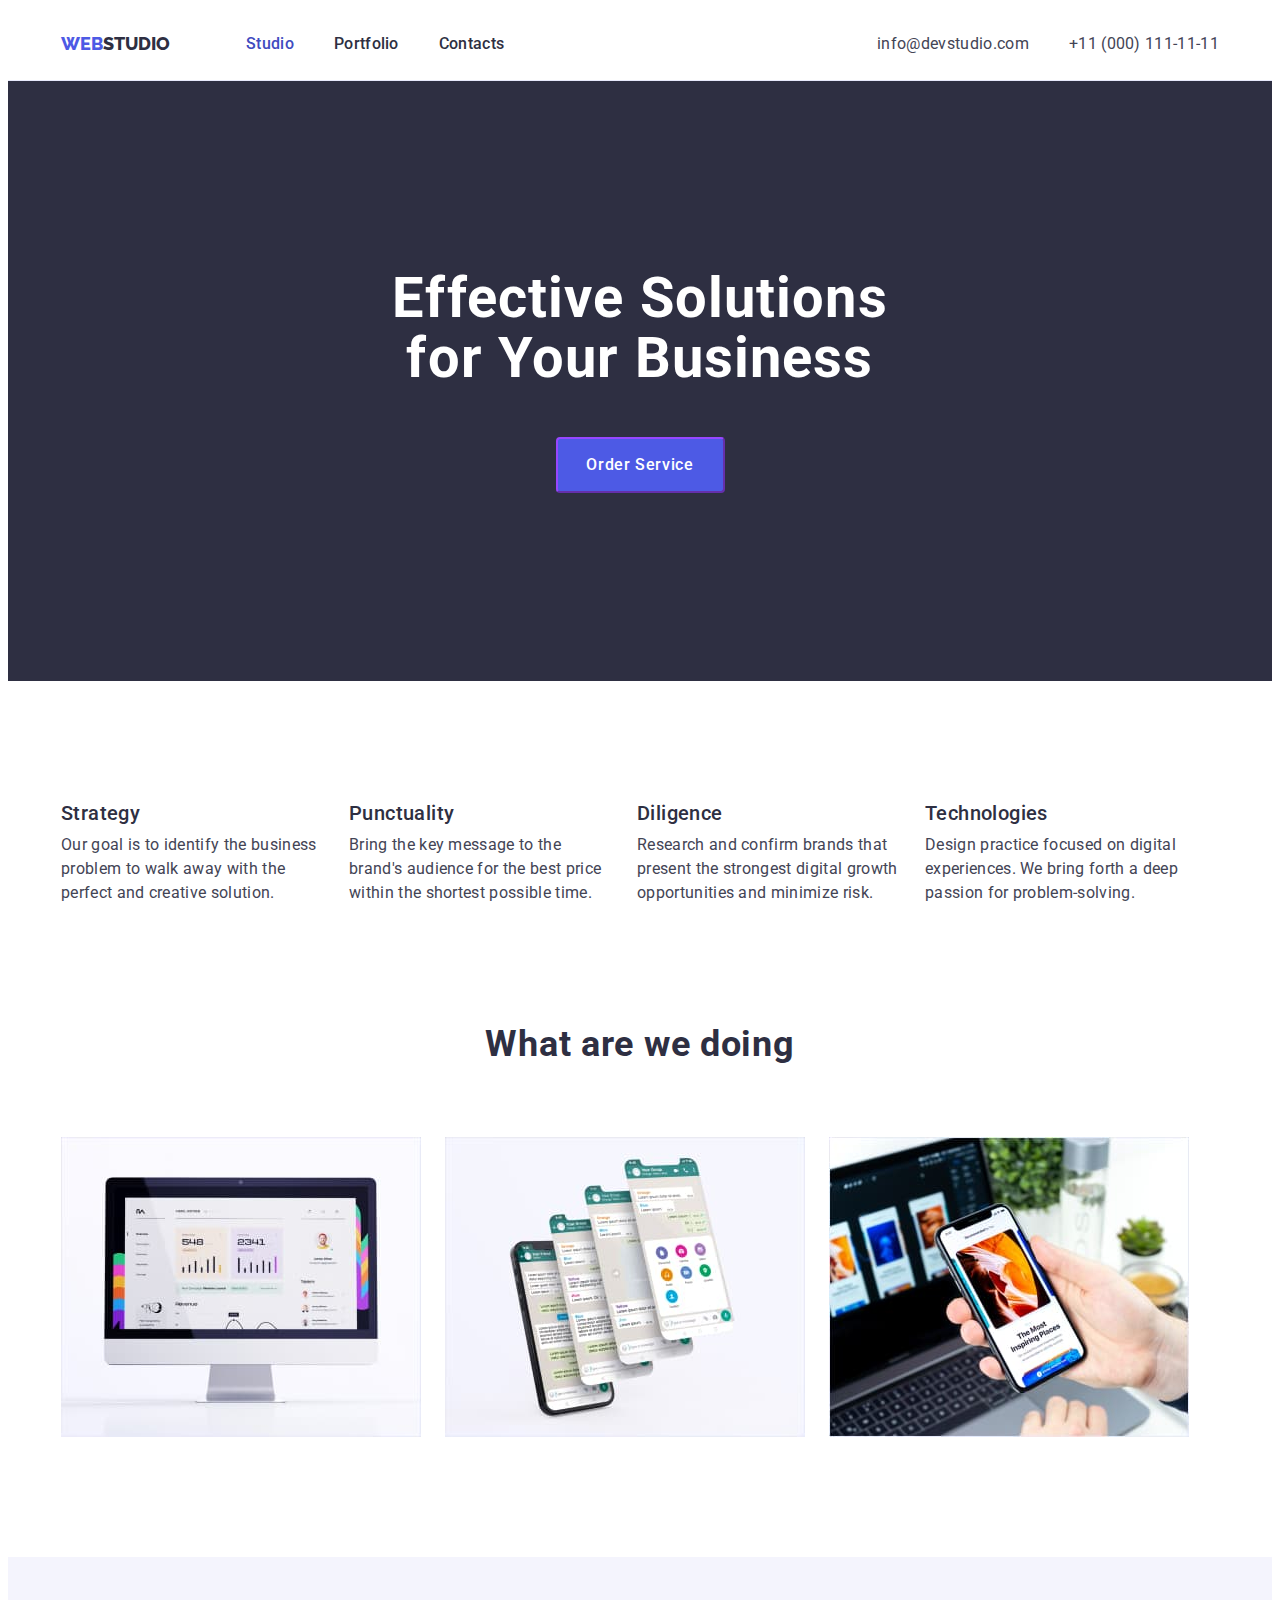
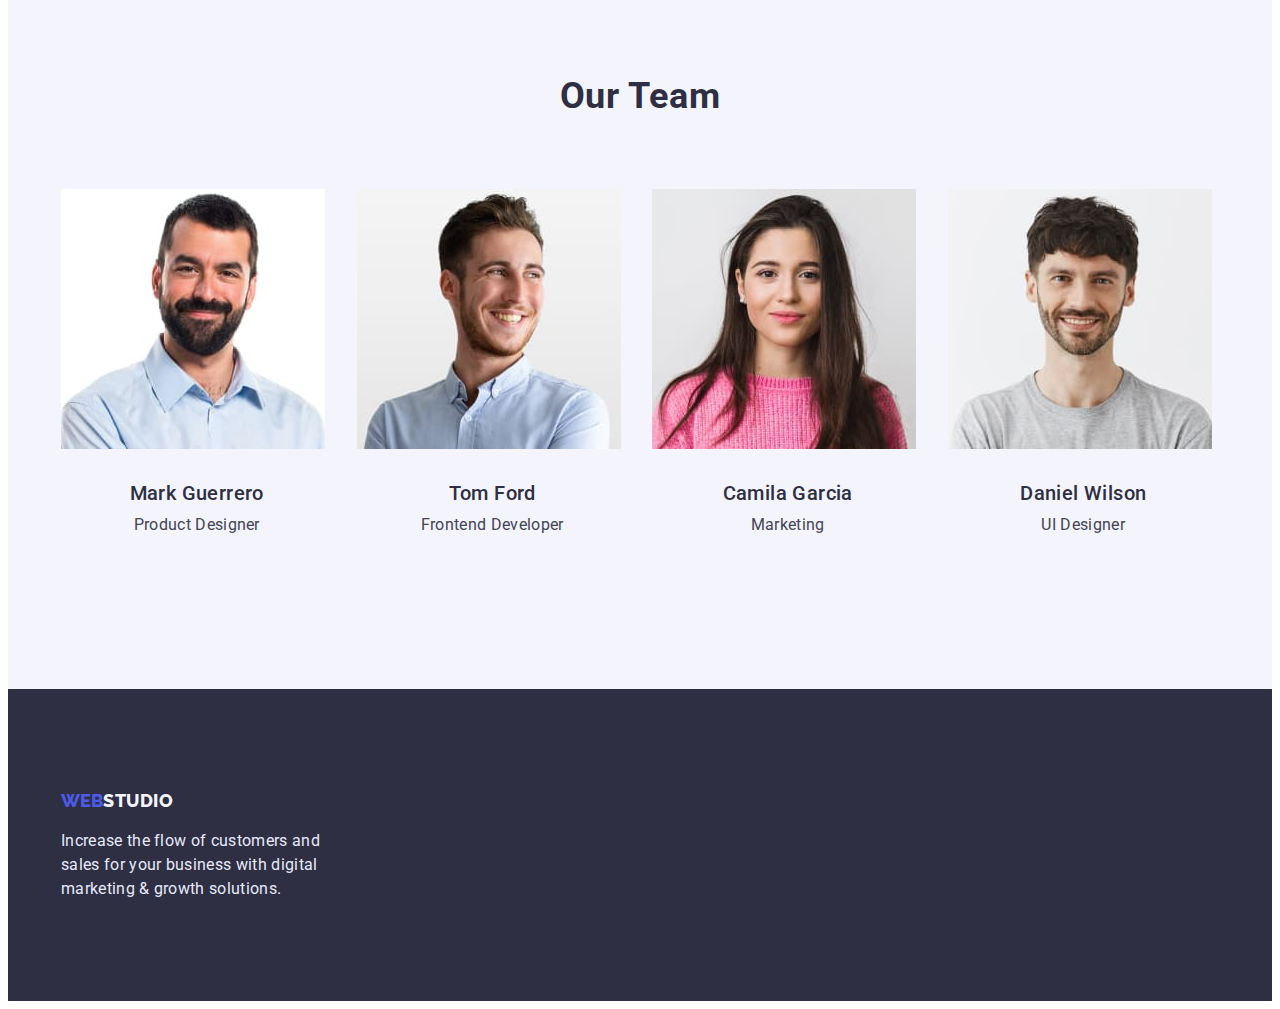
<file: index.html>
<!DOCTYPE html>
<html lang="en">
  <head>
    <meta charset="UTF-8" />
    <meta http-equiv="X-UA-Compatible" content="IE=edge" />
    <meta name="viewport" content="width=device-width, initial-scale=1.0" />
    <title>Studio</title>
    <link rel="preconnect" href="https://fonts.googleapis.com" />
    <link rel="preconnect" href="https://fonts.gstatic.com" crossorigin />
    <link
      href="https://fonts.googleapis.com/css2?family=Raleway:wght@800&family=Roboto:wght@400;500;700;900&display=swap"
      rel="stylesheet"
    />
    <link
      rel="stylesheet"
      href="https://cdnjs.cloudflare.com/ajax/libs/modern-normalize/1.1.0/modern-normalize.min.css"
      integrity="sha512-wpPYUAdjBVSE4KJnH1VR1HeZfpl1ub8YT/NKx4PuQ5NmX2tKuGu6U/JRp5y+Y8XG2tV+wKQpNHVUX03MfMFn9Q=="
      crossorigin="anonymous"
      referrerpolicy="no-referrer"
    />
    <link rel="stylesheet" href="./css/style.css" />
  </head>
  <body>
    <header class="header">
      <div class="container header-container">
        <nav class="header-navigation">
          <!--Logo-->
          <a class="header-logo" href="./index.html"
            >WEB<span class="header-logo-link">STUDIO</span></a
          >
          <!--Navigation-->
          <ul class="header-list">
            <li class="header-item list">
              <a class="header-link current link" href="./index.html">Studio</a>
            </li>
            <li class="header-item list">
              <a class="header-link link" href="./portfolio.html">Portfolio</a>
            </li>
            <li class="header-item list">
              <a class="header-link link" href="">Contacts</a>
            </li>
          </ul>
        </nav>
        <address>
          <ul class="header-address list">
            <li>
              <a
                class="header-address-item link"
                href="mailto:info@devstudio.com"
                >info@devstudio.com</a
              >
            </li>
            <li>
              <a class="header-address-item link" href="tel:+110001111111"
                >+11 (000) 111-11-11</a
              >
            </li>
          </ul>
        </address>
      </div>
    </header>

    <main>
      <!--Hero section 1-->
      <section class="hero">
        <div class="container">
          <h1 class="hero-title">Effective Solutions for Your Business</h1>
          <button class="hero-button" type="button">Order Service</button>
        </div>
      </section>

      <!--Section 2-->
      <section class="values">
        <div class="container">
          <h2 class="values-title visually-hidden">Values</h2>
          <ul class="values-list list">
            <li class="values-item">
              <h3 class="values-subtitle">Strategy</h3>
              <p class="values-text">
                Our goal is to identify the business problem to walk away with
                the perfect and creative solution.
              </p>
            </li>
            <li class="values-item">
              <h3 class="values-subtitle">Punctuality</h3>
              <p class="values-text">
                Bring the key message to the brand's audience for the best price
                within the shortest possible time.
              </p>
            </li>
            <li class="values-item">
              <h3 class="values-subtitle">Diligence</h3>
              <p class="values-text">
                Research and confirm brands that present the strongest digital
                growth opportunities and minimize risk.
              </p>
            </li>
            <li class="values-item">
              <h3 class="values-subtitle">Technologies</h3>
              <p class="values-text">
                Design practice focused on digital experiences. We bring forth a
                deep passion for problem-solving.
              </p>
            </li>
          </ul>
        </div>
      </section>

      <!--Section 3-->
      <section class="doing">
        <div class="container">
          <h2 class="doing-title">What are we doing</h2>
          <ul class="doing-list list">
            <li class="doing-item">
              <img src="./images/rectangle1.jpg" alt="monitor" width="360" />
            </li>
            <li class="doing-item">
              <img src="./images/rectangle2.jpg" alt="mobiles" width="360" />
            </li>
            <li class="doing-item">
              <img
                src="./images/rectangle3.jpg"
                alt="mobile in hand"
                width="360"
              />
            </li>
          </ul>
        </div>
      </section>

      <!--Section 4-->
      <section class="team">
        <div class="container">
          <h2 class="team-title">Our Team</h2>
          <ul class="team-list list">
            <li class="team-item">
              <img
                src="./images/markguerrero.jpg"
                alt="Mark Guerrero"
                width="264"
              />
              <div class="team-item-wrap">
                <h3 class="team-subtitle">Mark Guerrero</h3>
                <p class="team-text">Product Designer</p>
              </div>
            </li>
            <li class="team-item">
              <img src="./images/tomford.jpg" alt="Tom Ford" width="264" />
              <div class="team-item-wrap">
                <h3 class="team-subtitle">Tom Ford</h3>
                <p class="team-text">Frontend Developer</p>
              </div>
            </li>
            <li class="team-item">
              <img
                src="./images/camilagarcia.jpg"
                alt="Camila Garcia"
                width="264"
              />
              <div class="team-item-wrap">
                <h3 class="team-subtitle">Camila Garcia</h3>
                <p class="team-text">Marketing</p>
              </div>
            </li>
            <li class="team-item">
              <img
                src="./images/danielwilson.jpg"
                alt="Daniel Wilson"
                width="264"
              />
              <div class="team-item-wrap">
                <h3 class="team-subtitle">Daniel Wilson</h3>
                <p class="team-text">UI Designer</p>
              </div>
            </li>
          </ul>
        </div>
      </section>
    </main>

    <footer class="footer">
      <!--Logo-->
      <div class="container">
        <a class="footer-navigation" href="./index.html"
          >WEB<span class="footer-navigation-link">STUDIO</span></a
        >
        <p class="footer-text">
          Increase the flow of customers and sales for your business with
          digital marketing & growth solutions.
        </p>
      </div>
    </footer>
  </body>
</html>
</file>
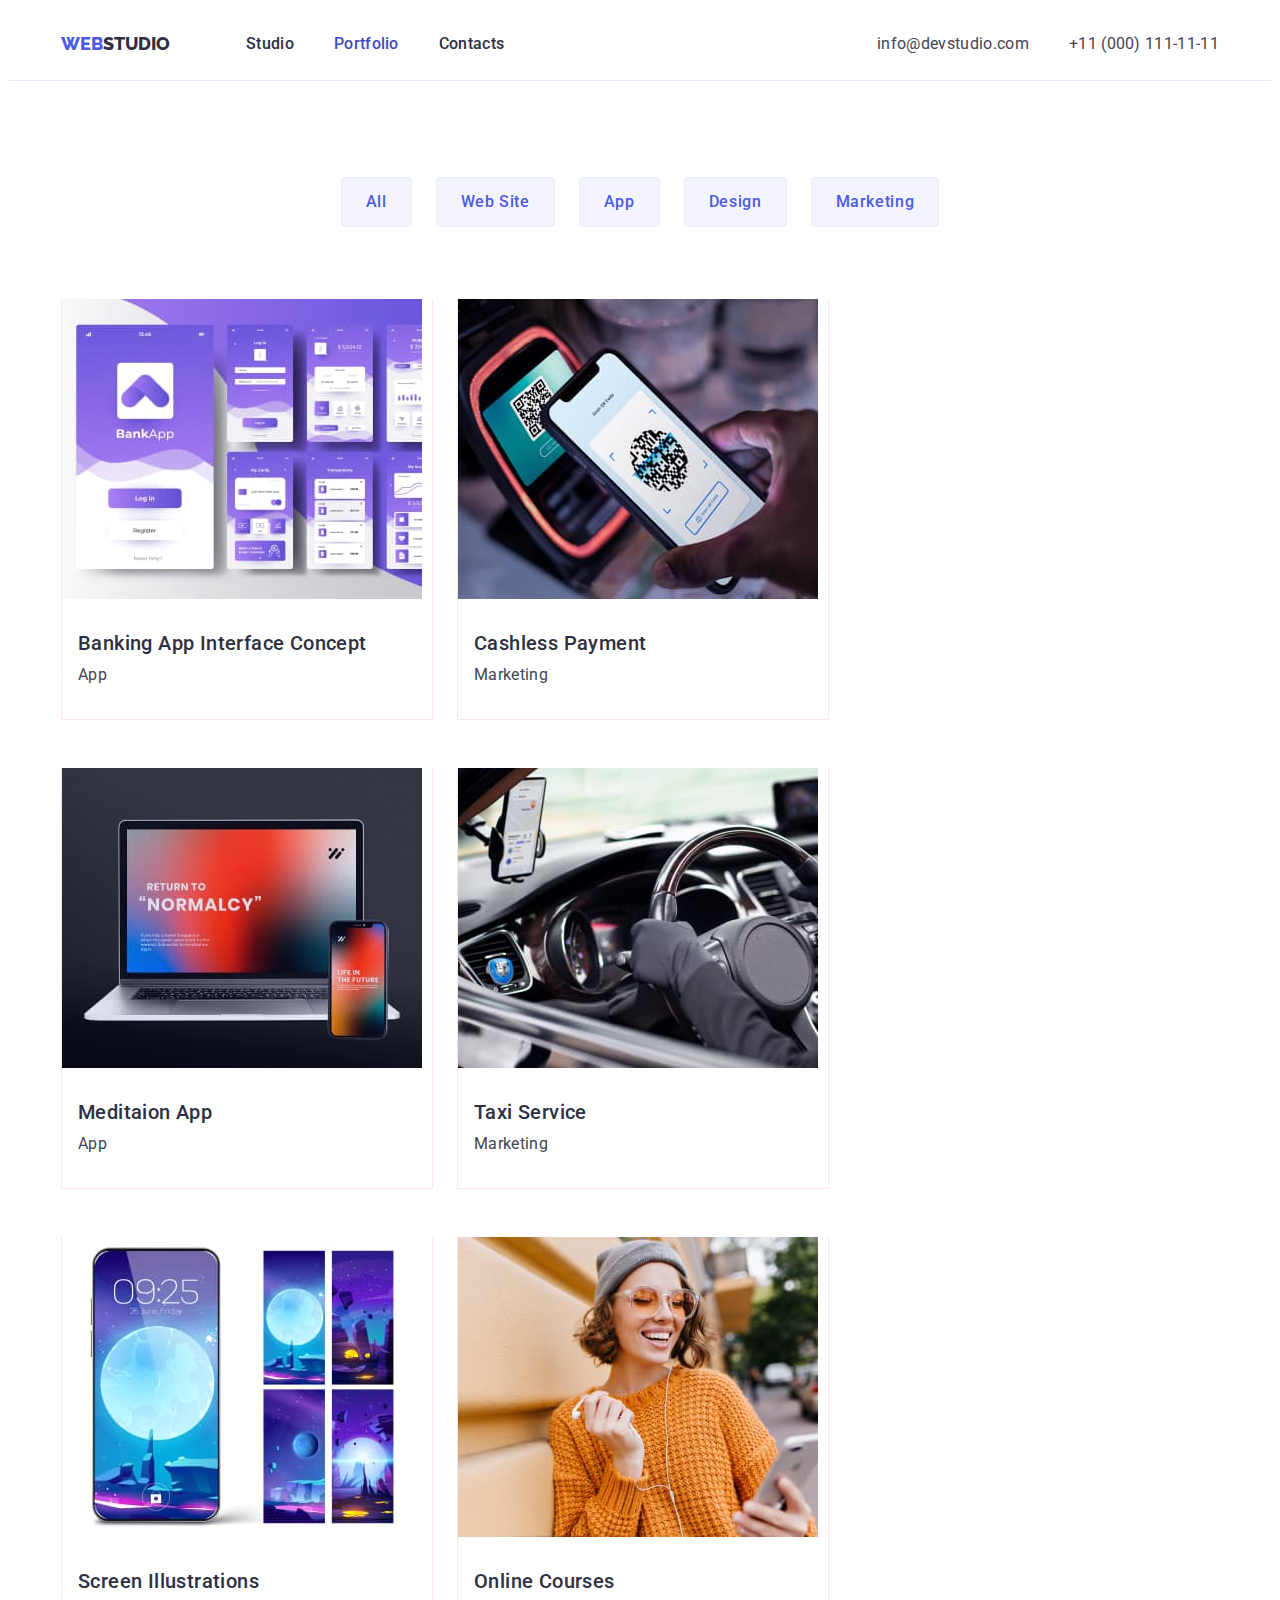
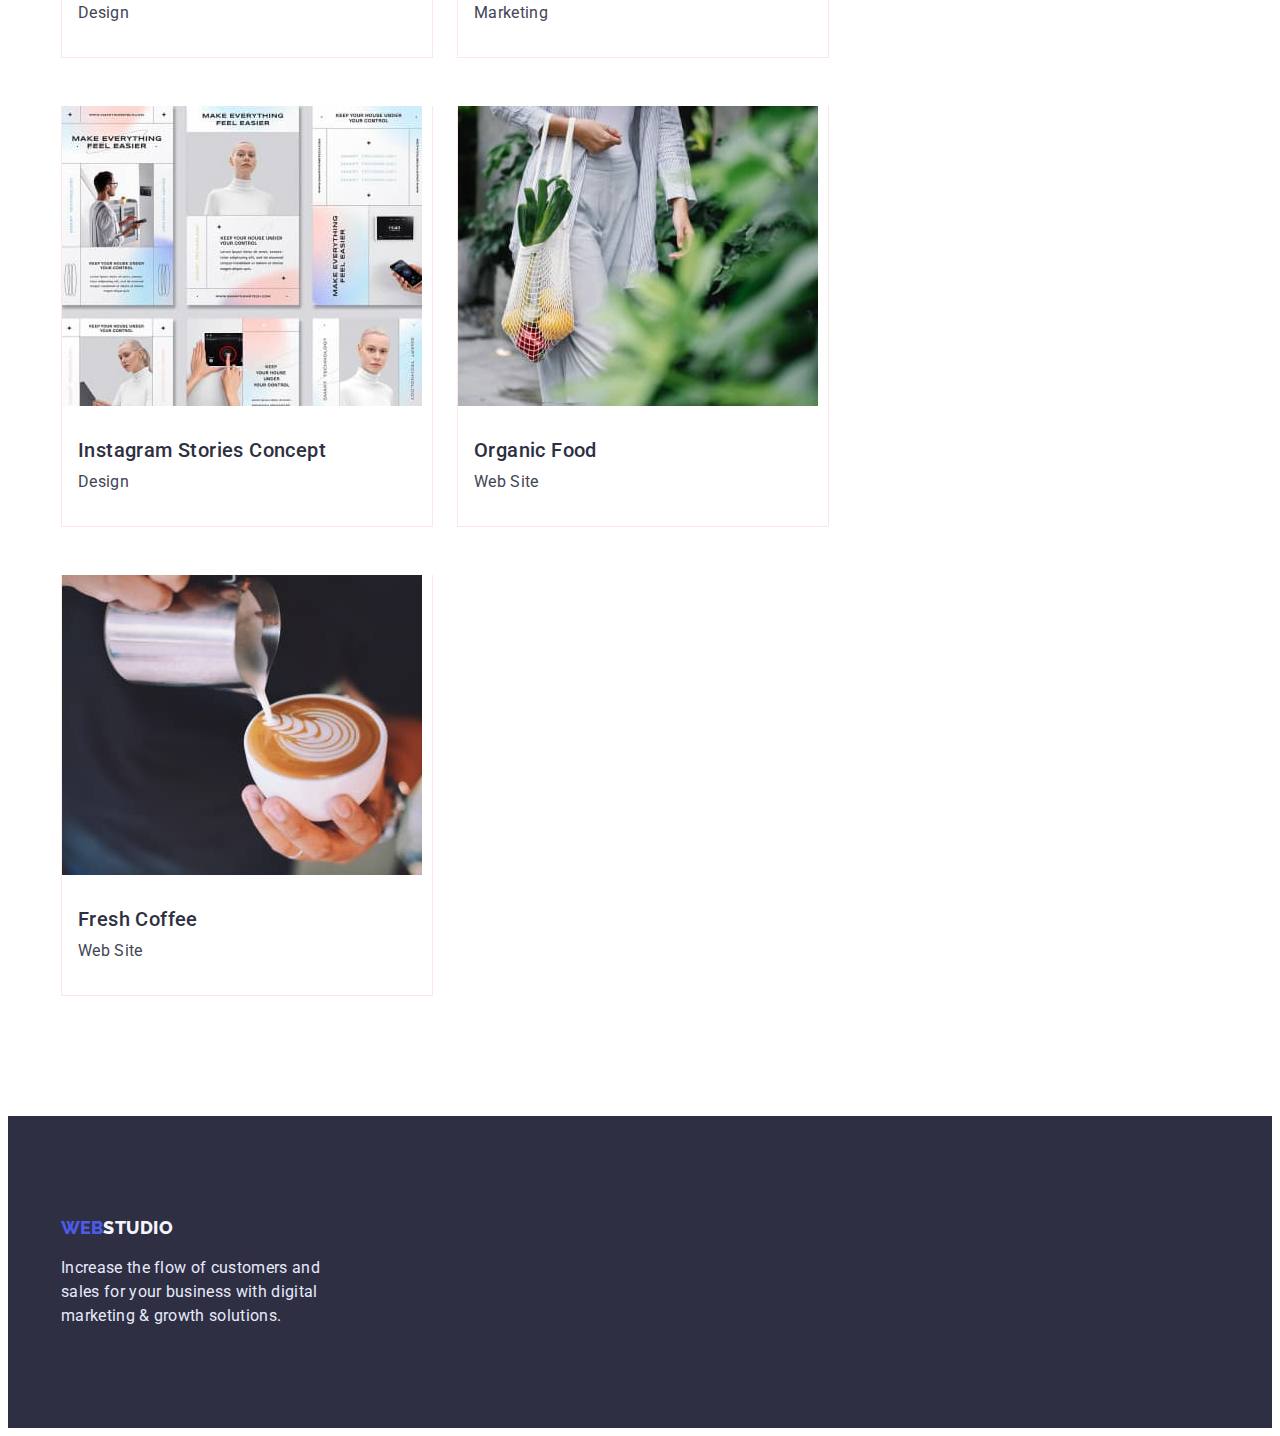
<file: portfolio.html>
<!DOCTYPE html>
<html lang="en">
  <head>
    <meta charset="UTF-8" />
    <meta http-equiv="X-UA-Compatible" content="IE=edge" />
    <meta name="viewport" content="width=device-width, initial-scale=1.0" />
    <title>Portfolio</title>
    <link rel="preconnect" href="https://fonts.googleapis.com" />
    <link rel="preconnect" href="https://fonts.gstatic.com" crossorigin />
    <link
      href="https://fonts.googleapis.com/css2?family=Raleway:wght@800&family=Roboto:wght@400;500;700;900&display=swap"
      rel="stylesheet"
    />
    <link
      rel="stylesheet"
      href="https://cdnjs.cloudflare.com/ajax/libs/modern-normalize/1.1.0/modern-normalize.min.css"
      integrity="sha512-wpPYUAdjBVSE4KJnH1VR1HeZfpl1ub8YT/NKx4PuQ5NmX2tKuGu6U/JRp5y+Y8XG2tV+wKQpNHVUX03MfMFn9Q=="
      crossorigin="anonymous"
      referrerpolicy="no-referrer"
    />
    <link rel="stylesheet" href="./css/style.css" />
  </head>
  <body>
    <header class="header">
      <div class="container header-container">
        <nav class="header-navigation">
          <!--Logo-->
          <a class="header-logo" href="./index.html"
            >WEB<span class="header-logo-link">STUDIO</span></a
          >
          <!--Navigation-->
          <ul class="header-list">
            <li class="header-item list">
              <a class="header-link link" href="./index.html">Studio</a>
            </li>
            <li class="header-item list">
              <a class="header-link current link" href="./portfolio.html"
                >Portfolio</a
              >
            </li>
            <li class="header-item list">
              <a class="header-link link" href="">Contacts</a>
            </li>
          </ul>
        </nav>
        <address>
          <ul class="header-address list">
            <li>
              <a
                class="header-address-item link"
                href="mailto:info@devstudio.com"
                >info@devstudio.com</a
              >
            </li>
            <li>
              <a class="header-address-item link" href="tel:+110001111111"
                >+11 (000) 111-11-11</a
              >
            </li>
          </ul>
        </address>
      </div>
    </header>

    <main>
      <!--section 1-->
      <section class="filters">
        <div class="container">
          <h1 class="filters-title visually-hidden">Filters</h1>
          <ul class="filters-list list">
            <li class="filter-item">
              <button class="filters-button" type="button">All</button>
            </li>
            <li class="filters-item">
              <button class="filters-button" type="button">Web Site</button>
            </li>
            <li class="filters-item">
              <button class="filters-button" type="button">App</button>
            </li>
            <li class="filters-item">
              <button class="filters-button" type="button">Design</button>
            </li>
            <li class="filters-item">
              <button class="filters-button" type="button">Marketing</button>
            </li>
          </ul>

          <!--Finger-->
          <ul class="finger-list list">
            <li class="finger-item">
              <img
                src="./images/bankingapp.jpg"
                alt="Banking App"
                width="360"
                height="300"
              />
              <div class="finger-item-wrap">
                <h2 class="finger-subtitle">Banking App Interface Concept</h2>
                <p class="finger-text">App</p>
              </div>
            </li>

            <li class="finger-item">
              <img
                src="./images/cashless.jpg"
                alt="Cashless Payment"
                width="360"
                height="300"
              />
              <div class="finger-item-wrap">
                <h2 class="finger-subtitle">Cashless Payment</h2>
                <p class="finger-text">Marketing</p>
              </div>
            </li>

            <li class="finger-item">
              <img
                src="./images/meditaion.jpg"
                alt="Meditaion App"
                width="360"
                height="300"
              />
              <div class="finger-item-wrap">
                <h2 class="finger-subtitle">Meditaion App</h2>
                <p class="finger-text">App</p>
              </div>
            </li>

            <li class="finger-item">
              <img
                src="./images/taxi.jpg"
                alt="Taxi"
                width="360"
                height="300"
              />
              <div class="finger-item-wrap">
                <h2 class="finger-subtitle">Taxi Service</h2>
                <p class="finger-text">Marketing</p>
              </div>
            </li>

            <li class="finger-item">
              <img
                src="./images/screen.jpg"
                alt="Screen Illustrations"
                width="360"
                height="300"
              />
              <div class="finger-item-wrap">
                <h2 class="finger-subtitle">Screen Illustrations</h2>
                <p class="finger-text">Design</p>
              </div>
            </li>

            <li class="finger-item">
              <img
                src="./images/online.jpg"
                alt="Online Courses"
                width="360"
                height="300"
              />
              <div class="finger-item-wrap">
                <h2 class="finger-subtitle">Online Courses</h2>
                <p class="finger-text">Marketing</p>
              </div>
            </li>

            <li class="finger-item">
              <img
                src="./images/instastories.jpg"
                alt="Instagram Stories Concept"
                width="360"
                height="300"
              />
              <div class="finger-item-wrap">
                <h2 class="finger-subtitle">Instagram Stories Concept</h2>
                <p class="finger-text">Design</p>
              </div>
            </li>

            <li class="finger-item">
              <img
                src="./images/organicfood.jpg"
                alt="Organic Food"
                width="360"
                height="300"
              />
              <div class="finger-item-wrap">
                <h2 class="finger-subtitle">Organic Food</h2>
                <p class="finger-text">Web Site</p>
              </div>
            </li>

            <li class="finger-item">
              <img
                src="./images/freshcoffee.jpg"
                alt="Fresh Coffee"
                width="360"
                height="300"
              />
              <div class="finger-item-wrap">
                <h2 class="finger-subtitle">Fresh Coffee</h2>
                <p class="finger-text">Web Site</p>
              </div>
            </li>
          </ul>
        </div>
      </section>
    </main>
    <footer class="footer">
      <!--Logo-->
      <div class="container">
        <a class="footer-navigation" href="./index.html"
          >WEB<span class="footer-navigation-link">STUDIO</span></a
        >
        <p class="footer-text">
          Increase the flow of customers and sales for your business with
          digital marketing & growth solutions.
        </p>
      </div>
    </footer>
  </body>
</html>
</file>
<file: css/style.css>
/* основний колір тексту #434455 */
/* вторинний колір тексту #2E2F42 */
/* колір кнопок та Веб IRIS #4D5AE5 */
/* білий #FFFFFF */
/* CLOUD #F4F4FD */
/* CORNFLOWER текст у футері #E7E9FC */
/* акцент ALL #404BBF */
/* основний колір фону #E5E5E5 */
/* вторинний колір фону #FFFFFF */

p,
h1,
h2,
h3,
h4,
h5,
h6 {
    margin: 0;
}

ul {
    margin: 0;
    padding-left: 0;
}

img {
display: block;
}

/* BODY */

body {
    font-family: 'Roboto', sans-serif;
    color: #434455;
    background-color: #fff;
}

.container {
    width: 100%;
    max-width: 1158px;
    padding: 0 15px;
    margin: 0 auto;
    /* outline: 2px solid brown; */
}

.list {
    list-style: none;
}

.link {
    text-decoration: none;
}

:root {
    --hero-title-color: #ffffff;
    --main-color-title: #2E2F42;
    --main-color-subtitle: #2E2F42;
    --main-color-text: #434455;
    --active-color: #404BBF;
    --accent-color: #4D5AE5;
}

.visually-hidden {
    position: absolute;
    white-space: nowrap;
    width: 1px;
    height: 1px;
    overflow: hidden;
    border: 0;
    padding: 0;
    clip: rect(0 0 0 0);
    clip-path: inset(50%);
    margin: -1px;
}
/* ----------------------------- HEADER ------------------------- */

.header {
    background-color: #fff;
    padding-top: 24px;
    padding-bottom: 24px;
    border-bottom: 1px solid #E7E9FC;
}
.header-container {
    display: flex;
    align-items: center;
}

.header-navigation {
    display: flex;
    margin-right: auto;
}
/* logo */
.header-logo {
        font-family: 'Raleway', sans-serif;
        font-weight: 800;
        font-size: 18px;
        line-height: 1.33;
        color: var(--accent-color, #4D5AE5);
        text-decoration: none;
        }

.header-logo-link {
        font-family: 'Raleway', sans-serif;
        font-weight: 800;
        font-size: 18px;
        line-height: 1.33;
        color: #2E2F42;
        margin-right: 76px;
        }

.header-list{
    display: flex;
    gap: 40px;
}

/* .header-item {} */

.header-link {
        font-weight: 500;
        font-size: 16px;
        line-height: 1.5;
        letter-spacing: 0.02em;
        color: #2E2F42;
}

.header-link:is(:hover, :focus) {
color: #404BBF
}

.header-link.current {
    color: var(--active-color);
}
.header-address {
    font-style: normal;
    display: flex;
    gap: 40px;
}

.header-address-item {
        font-size: 16px;
        line-height: 1.5;
        letter-spacing: 0.02em;
        color: #434455;
        font-style: normal;
        text-decoration: none;
}

.header-address-item:is(:hover, :focus) {
    color: #404BBF
}

/* ----------------------------- STUDIO ------------------------- */

/* ----------------------------- HERO ---------------------------*/

.hero {
    background-color: #2E2F42;
    padding-top: 188px;
    padding-bottom: 188px;
   }

.hero-title {
    font-size: 56px;
    line-height: 1.07;
    letter-spacing: 0.02em;
    color: var(--hero-title-color, #FFFFFF);
    max-width: 524px;
    text-align: center;
    display: block;
    margin: 0 auto 48px;
    } 

.hero-button {
    min-width: 169px;
    height: 56px;
    font-family: inherit;
    font-weight: 500;
    font-size: 16px;
    line-height: 1.5;
    letter-spacing: 0.04em;
    color: #FFFFFF;
    background-color: var(--accent-color, #4D5AE5);
    border-color: #9747FF;
    border-radius: 4px;   
    display: block;
    margin: 0 auto;
    }

.hero-button:is(:hover, :focus) {
    background-color: #404BBF;
    cursor: pointer;
   }

  /* -----------------------------Section VALUES - 2 ----------------------------- */

.values {
    padding-top: 120px;
    padding-bottom: 120px;
}

/* .values-title {} */

.values-list {
    display: flex;
    gap: 24px;
}

.values-item {
    max-width: 264px;
}

.values-subtitle {
    font-weight: 500;
    font-size: 20px;
    line-height: 1.2;
    letter-spacing: 0.02em;
    color: var(--main-color-subtitle, #2E2F42);
    margin-bottom: 8px;
}

.values-text {
    font-size: 16px;
    line-height: 1.5;
    letter-spacing: 0.02em;
    color: var(--main-color-text, #434455);
}
/* ----------------------------- Section DOING - 3 -----------------------------*/

.doing {
    padding-top: 0;
    padding-bottom: 120px;
}

.doing-title {
    font-size: 36px;
    line-height: 1.11;
    letter-spacing: 0.02em;
    color: var(--main-color-title, #2E2F42);
    margin-bottom: 72px;
    text-align: center;
}
    
.doing-list {
    display: flex;
    gap:24px;
    } 

/* .doing-item {} */

/* ----------------------------- Section TEAM - 4 ----------------------------- */

.team {
    background: #F4F4FD;
    padding-top: 120px;
    padding-bottom: 120px;
}

.team-title {
    font-size: 36px;
    line-height: 1.11;
    letter-spacing: 0.02em;
    color: var(--main-color-title, #2E2F42);
    margin-bottom: 72px;
    text-align: center;
}

.team-list {
    display: flex;
    gap: 24px;
        }

.team-item {
    width: calc((100% - 72px) / 4);
}

.team-item-wrap {
    padding-top: 32px;
    padding-bottom: 32px;
    text-align: center;
 }

.team-subtitle {
    font-weight: 500;
    font-size: 20px;
    line-height: 1.2;
    letter-spacing: 0.02em;
    color: var(--main-color-subtitle, #2E2F42);
    margin-bottom: 8px;
}

.team-text {
    font-size: 16px;
    line-height: 1.5;
    letter-spacing: 0.02em;
    color: var(--main-color-text, #434455);
}

/* ----------------------------- FOOTER ----------------------------- */

.footer {
    background-color: #2E2F42;
    padding-top: 100px;
    padding-bottom: 100px;
}

.footer-navigation {
    font-family: 'Raleway', sans-serif;
    font-weight: 800;
    font-size: 18px;
    line-height: 1.33;
    color: var(--accent-color, #4D5AE5);
    text-decoration: none;
       }

.footer-navigation-link {
    font-family: 'Raleway', sans-serif;
    font-weight: 800;
    font-size: 18px;
    line-height: 1.17;
    letter-spacing: 0.03em;
    color: #F4F4FD;
       }

.footer-text {
    font-size: 16px;
    line-height: 1.5;
    letter-spacing: 0.02em;
    color: #E7E9FC; 
    max-width: 264px;
    margin-top: 16px;
}

/* ----------------------------- PORTFOLIO -----------------------------*/

/* ----------------------------- Section -----------------------------*/

/* ----------------------------- FILTERS -----------------------------*/
.filters {
    padding-top: 96px;
    padding-bottom: 120px;
}

/* .filters-title {} */

.filters-list {
    margin-bottom: 72px;
    /* border: 1px solid orange; */
    display: flex;
    gap: 24px;
    justify-content: center;
    }

/* .filters-item {} */

.filters-button {
    background: #F4F4FD;
    font-family: inherit;
    font-weight: 500;
    font-size: 16px;
    line-height: 1.5;
    letter-spacing: 0.04em;
    color: var(--accent-color, #4D5AE5);
    border: 1px solid #E7E9FC;
    border-radius: 4px;
    padding: 12px 24px;
}

.filters-button:is(:hover, :focus) {
    background: #404BBF;
    color: #FFFFFF;
    cursor: pointer;
}

/* ----------------------------- FINGERS -----------------------------*/

.finger-list {
    /* border: 1px solid tomato; */
    display: flex;
    flex-wrap: wrap;
    column-gap: 24px;
    row-gap: 48px;
   }

.finger-item {
    background-color: #fff;
    width: calc((100% - 48px) / 3);
    border-right: 1px solid #fce7e7;
    border-bottom: 1px solid #fce7e7;
    border-left: 1px solid #fce7e7;
    }

.finger-item-wrap {
    padding-top: 32px;
    padding-bottom: 32px;
    padding-left: 16px;
}

.finger-subtitle {
    font-weight: 500;
    font-size: 20px;
    line-height: 1.2;
    letter-spacing: 0.02em;
    color: var(--main-color-subtitle, #2E2F42);
    margin-bottom: 8px;
}

.finger-text {
    font-size: 16px;
    line-height: 1.5;
    letter-spacing: 0.02em;
    color: var(--main-color-text, #434455);
}
</file>
